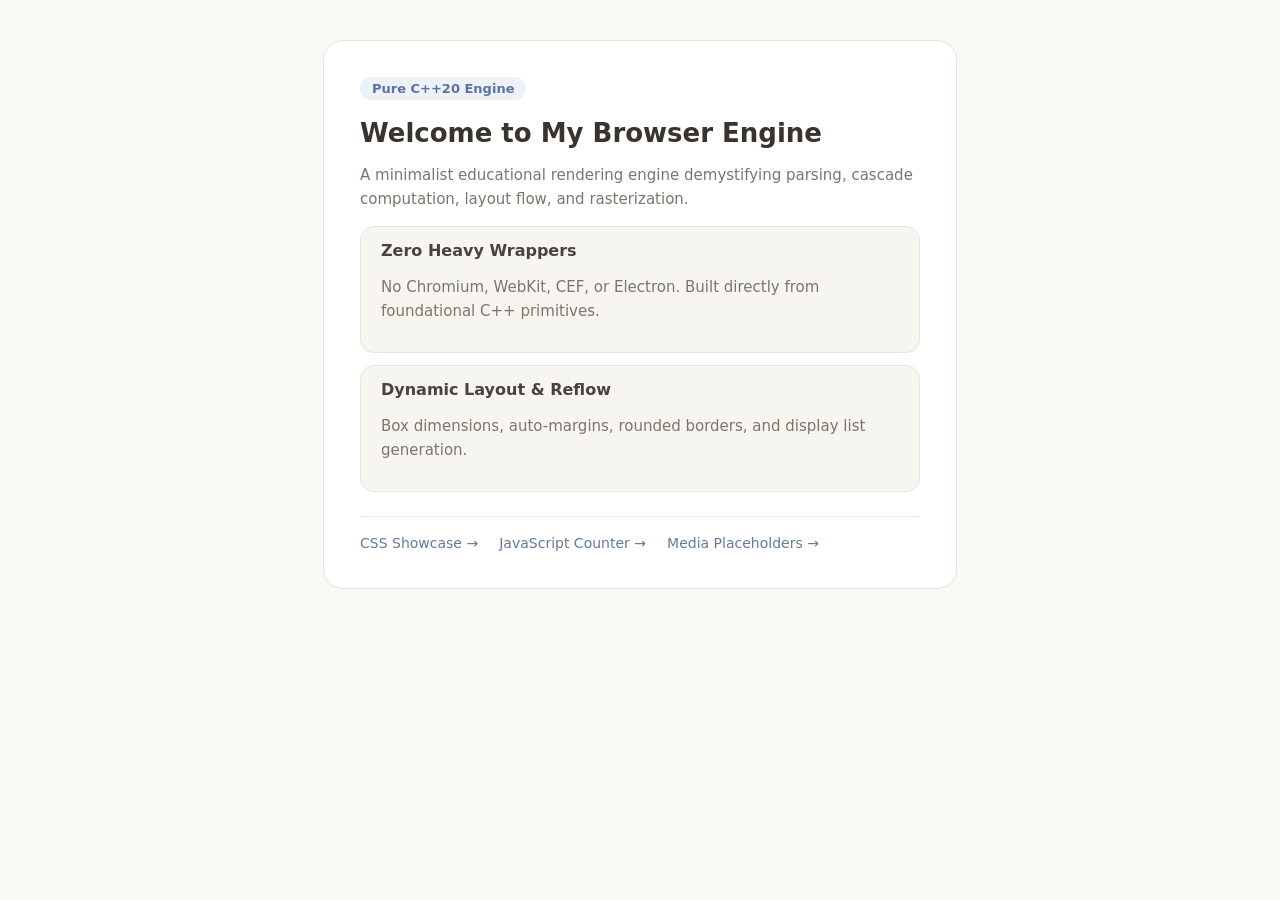
<file: examples/basic/index.html>
<!DOCTYPE html>
<html lang="en">
<head>
  <meta charset="utf-8">
  <title>Educational Browser Engine Demo</title>
  <style>
    body { font-family: ui-sans-serif, system-ui, sans-serif; background-color: #faf8f5; color: #48433e; margin: 0; padding: 40px; }
    .container { width: 560px; margin: 0 auto; background-color: #ffffff; border: 1px solid #e8e3d8; border-radius: 20px; padding: 36px; }
    .badge { display: inline-block; background-color: #edf2f9; color: #5a73a0; border-radius: 12px; padding: 4px 12px; font-size: 13px; font-weight: 700; margin-bottom: 12px; }
    h1 { color: #38332d; font-size: 26px; margin: 6px 0 14px 0; }
    p { color: #7c756c; font-size: 15px; line-height: 1.6; }
    .feature-card { display: block; background-color: #f7f5f0; border: 1px solid #eae5dc; border-radius: 14px; padding: 14px 20px; margin: 12px 0; }
    .feature-card strong { color: #48433e; }
    .links { margin-top: 24px; padding-top: 16px; border-top: 1px solid #f0ebe2; }
    .links a { color: #627b9b; text-decoration: none; margin-right: 16px; font-size: 14px; }
  </style>
</head>
<body>
  <div id="app" class="container">
    <span class="badge">Pure C++20 Engine</span>
    <h1>Welcome to My Browser Engine</h1>
    <p>A minimalist educational rendering engine demystifying parsing, cascade computation, layout flow, and rasterization.</p>

    <div class="feature-card">
      <strong>Zero Heavy Wrappers</strong>
      <p>No Chromium, WebKit, CEF, or Electron. Built directly from foundational C++ primitives.</p>
    </div>

    <div class="feature-card">
      <strong>Dynamic Layout &amp; Reflow</strong>
      <p>Box dimensions, auto-margins, rounded borders, and display list generation.</p>
    </div>

    <div class="links">
      <a href="../css/index.html">CSS Showcase &rarr;</a>
      <a href="../scripts/index.html">JavaScript Counter &rarr;</a>
      <a href="../images/index.html">Media Placeholders &rarr;</a>
    </div>
  </div>
</body>
</html>
</file>
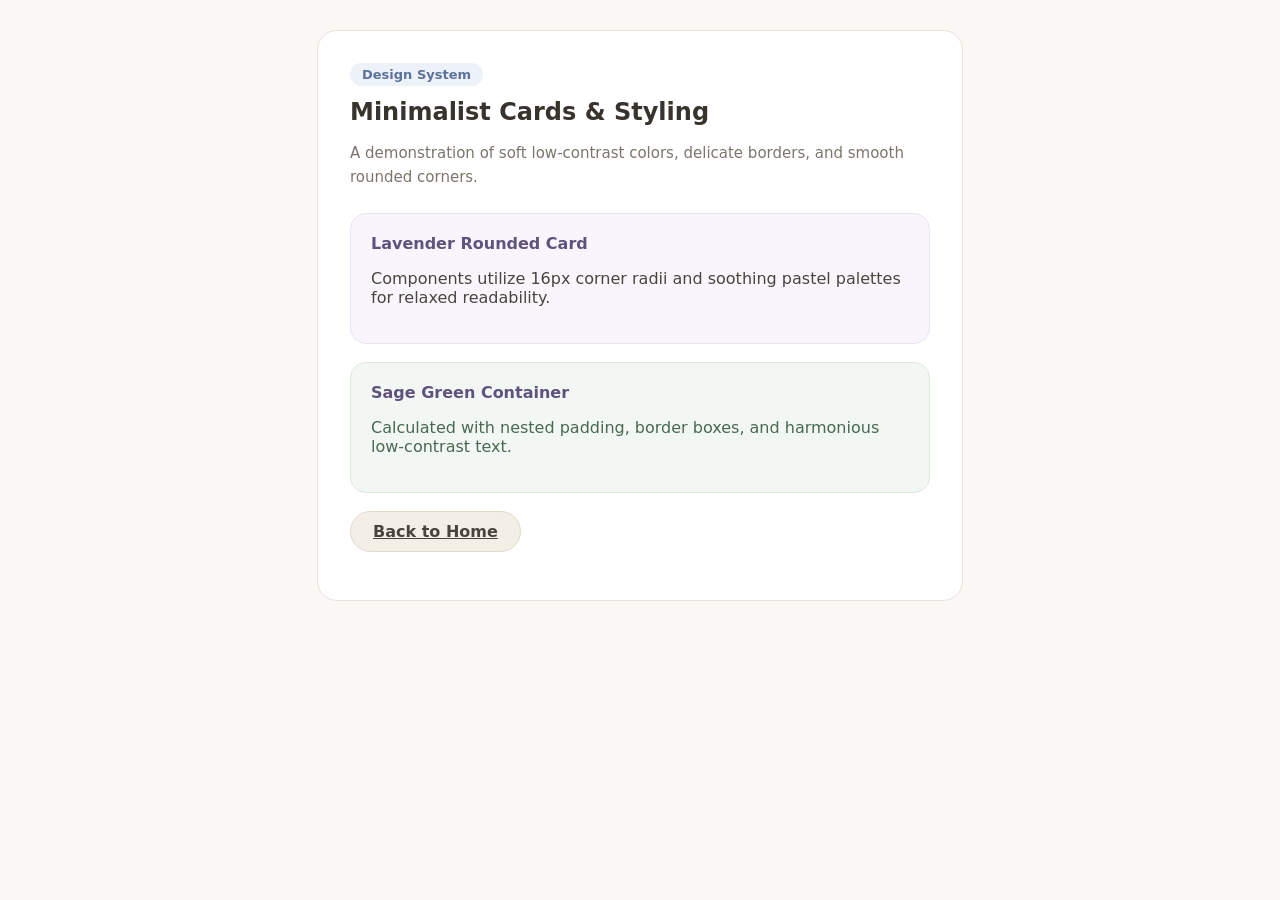
<file: examples/css/index.html>
<!DOCTYPE html>
<html>
<head>
    <title>CSS Styling Showcase</title>
    <link rel="stylesheet" href="style.css">
</head>
<body>
    <div class="container">
        <span class="pill-badge">Design System</span>
        <h1>Minimalist Cards &amp; Styling</h1>
        <p class="lead">A demonstration of soft low-contrast colors, delicate borders, and smooth rounded corners.</p>

        <div class="card">
            <div class="card-title">Lavender Rounded Card</div>
            <p>Components utilize 16px corner radii and soothing pastel palettes for relaxed readability.</p>
        </div>

        <div class="soft-card">
            <div class="card-title">Sage Green Container</div>
            <p>Calculated with nested padding, border boxes, and harmonious low-contrast text.</p>
        </div>

        <p><a href="../basic/index.html" class="btn-pill">Back to Home</a></p>
    </div>
</body>
</html>
</file>
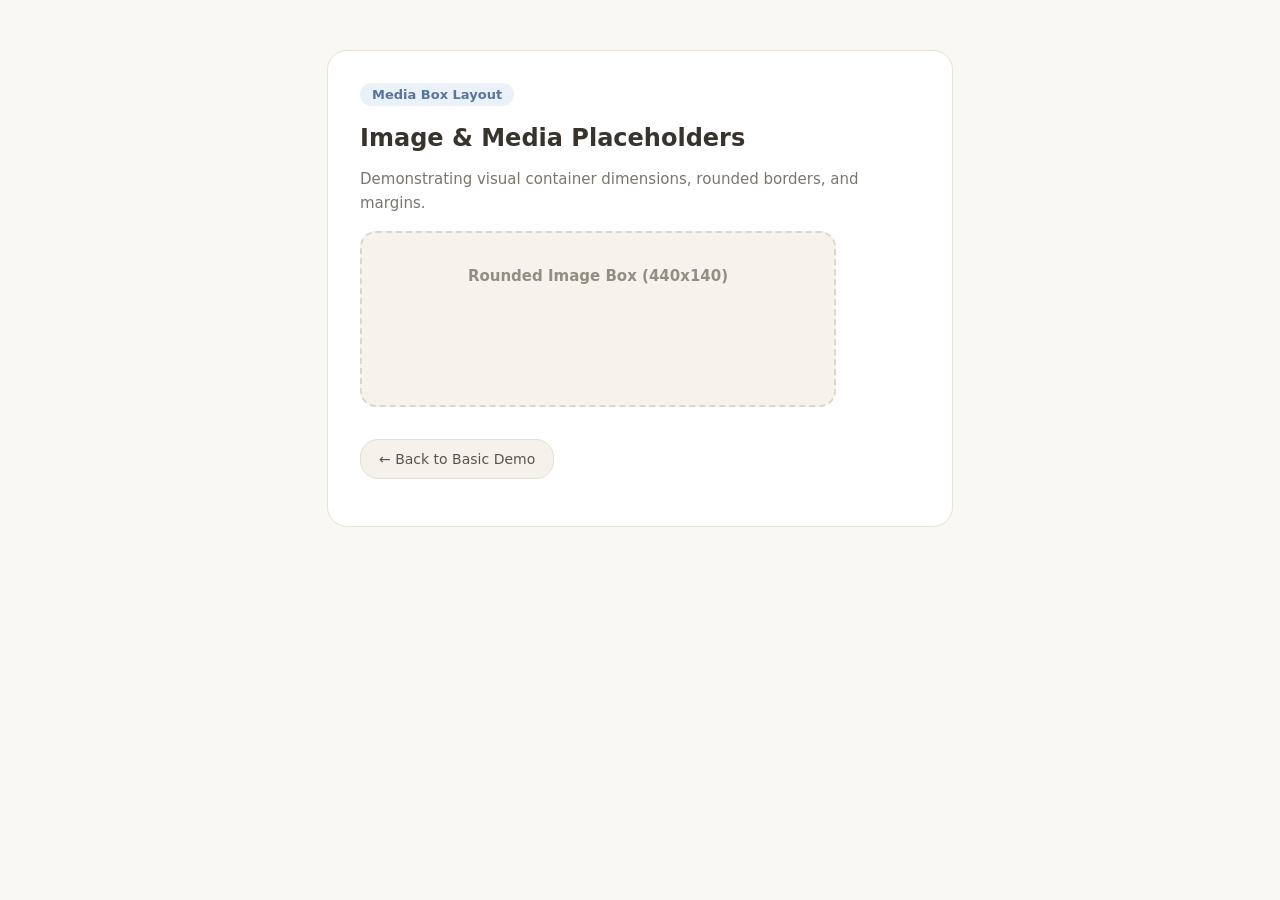
<file: examples/images/index.html>
<!DOCTYPE html>
<html>
<head>
    <title>Images &amp; Content Demo</title>
    <style>
        body { font-family: ui-sans-serif, system-ui, sans-serif; background-color: #faf8f5; color: #48433e; margin: 0; padding: 30px; }
        .gallery { width: 560px; margin: 20px auto; background-color: #ffffff; padding: 32px; border: 1px solid #e8e3d8; border-radius: 20px; }
        .tag { display: inline-block; background-color: #eaf1f8; color: #58759b; border-radius: 12px; padding: 4px 12px; font-size: 13px; font-weight: 700; margin-bottom: 12px; }
        h1 { color: #38332d; font-size: 24px; margin: 6px 0 12px 0; }
        p { color: #7c756c; font-size: 15px; line-height: 1.6; }
        .placeholder { display: block; width: 440px; height: 140px; background-color: #f6f3ed; border: 2px dashed #ded7c9; border-radius: 16px; margin: 16px 0; padding: 16px; }
        .placeholder p { color: #948d82; font-weight: 700; text-align: center; }
        .btn-link { display: inline-block; margin-top: 16px; background-color: #f5f2eb; border: 1px solid #e5dfd4; border-radius: 18px; padding: 8px 18px; color: #5a544c; text-decoration: none; font-size: 14px; }
    </style>
</head>
<body>
    <div class="gallery">
        <span class="tag">Media Box Layout</span>
        <h1>Image &amp; Media Placeholders</h1>
        <p>Demonstrating visual container dimensions, rounded borders, and margins.</p>
        <div class="placeholder">
            <p>Rounded Image Box (440x140)</p>
        </div>
        <p><a href="../basic/index.html" class="btn-link">&larr; Back to Basic Demo</a></p>
    </div>
</body>
</html>
</file>
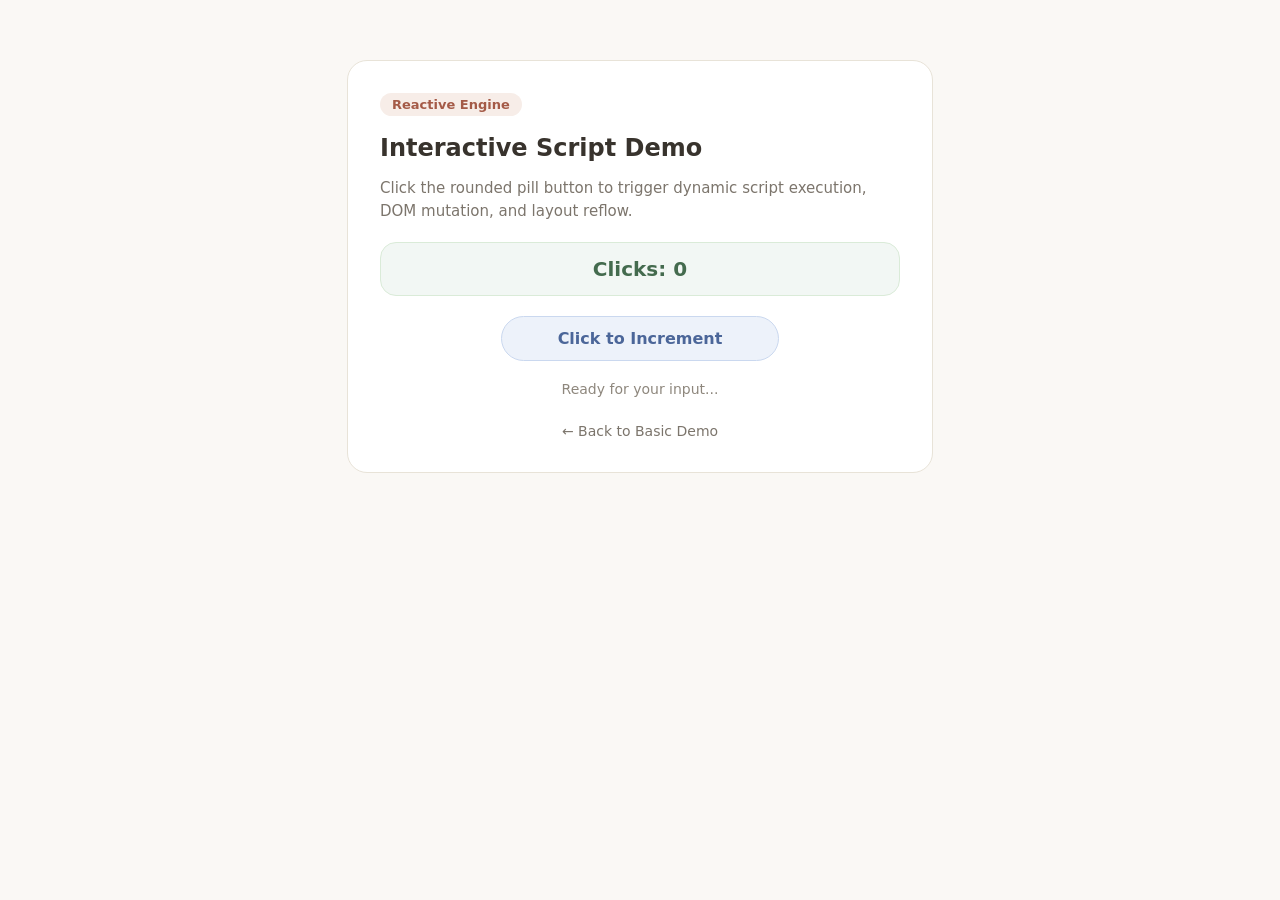
<file: examples/scripts/index.html>
<!DOCTYPE html>
<html>
<head>
    <title>Interactive JavaScript Demo</title>
    <style>
        body { font-family: ui-sans-serif, system-ui, sans-serif; background-color: #faf8f5; color: #48433e; margin: 0; padding: 30px; }
        .box { width: 520px; margin: 30px auto; background-color: #ffffff; border: 1px solid #e8e3d8; border-radius: 20px; padding: 32px; }
        .tag { display: inline-block; background-color: #f7ede8; color: #a45a47; border-radius: 12px; padding: 4px 12px; font-size: 13px; font-weight: 700; margin-bottom: 12px; }
        h1 { color: #38332d; font-size: 24px; margin: 6px 0 12px 0; }
        .lead { color: #7c756c; font-size: 15px; line-height: 1.5; margin-bottom: 20px; }
        .counter-pill { display: block; background-color: #f2f7f4; border: 1px solid #daebd8; border-radius: 16px; padding: 14px 20px; font-size: 20px; font-weight: 700; color: #446b4e; margin-bottom: 20px; text-align: center; }
        .btn { display: block; background-color: #edf2fa; color: #4b6699; border: 1px solid #cad8ef; border-radius: 24px; padding: 12px 28px; width: 220px; margin: 0 auto; text-align: center; font-weight: 700; }
        .info { color: #8e877d; font-size: 14px; margin-top: 20px; text-align: center; }
        .home-link { display: block; margin-top: 24px; text-align: center; }
        .home-link a { color: #7c756c; font-size: 14px; text-decoration: none; }
    </style>
</head>
<body>
    <div class="box">
        <span class="tag">Reactive Engine</span>
        <h1>Interactive Script Demo</h1>
        <p class="lead">Click the rounded pill button to trigger dynamic script execution, DOM mutation, and layout reflow.</p>

        <div id="counter" class="counter-pill">Clicks: 0</div>
        <div id="click-btn" class="btn">Click to Increment</div>

        <p id="status-text" class="info">Ready for your input...</p>

        <div class="home-link"><a href="../basic/index.html">&larr; Back to Basic Demo</a></div>
    </div>

    <script src="app.js"></script>
</body>
</html>
</file>
<file: examples/css/style.css>
body {
    background-color: #faf8f5;
    color: #4a443d;
    font-family: ui-sans-serif, system-ui, -apple-system, sans-serif;
    margin: 0;
    padding: 30px;
}

.container {
    width: 580px;
    margin: 0 auto;
    background-color: #ffffff;
    border: 1px solid #e8e3d8;
    border-radius: 20px;
    padding: 32px;
}

.pill-badge {
    display: inline-block;
    background-color: #edf2f9;
    color: #5c729c;
    border-radius: 12px;
    padding: 4px 12px;
    font-size: 13px;
    font-weight: 700;
    margin-bottom: 12px;
}

h1 {
    color: #38332d;
    margin-top: 0;
    margin-bottom: 12px;
    font-size: 24px;
}

p.lead {
    color: #7c756c;
    font-size: 15px;
    line-height: 1.6;
    margin-bottom: 24px;
}

.card {
    background-color: #f8f6fc;
    border: 1px solid #eae3f4;
    border-radius: 16px;
    padding: 20px;
    margin-bottom: 18px;
}

.card-title {
    color: #5f527c;
    font-weight: 700;
    margin-bottom: 8px;
}

.soft-card {
    background-color: #f3f7f4;
    border: 1px solid #daebd8;
    border-radius: 16px;
    color: #486851;
    padding: 20px;
    margin-bottom: 18px;
}

.btn-pill {
    display: inline-block;
    background-color: #f3efe6;
    border: 1px solid #e0d9cb;
    border-radius: 22px;
    padding: 10px 22px;
    color: #4a443d;
    font-weight: 700;
    text-align: center;
}
</file>
